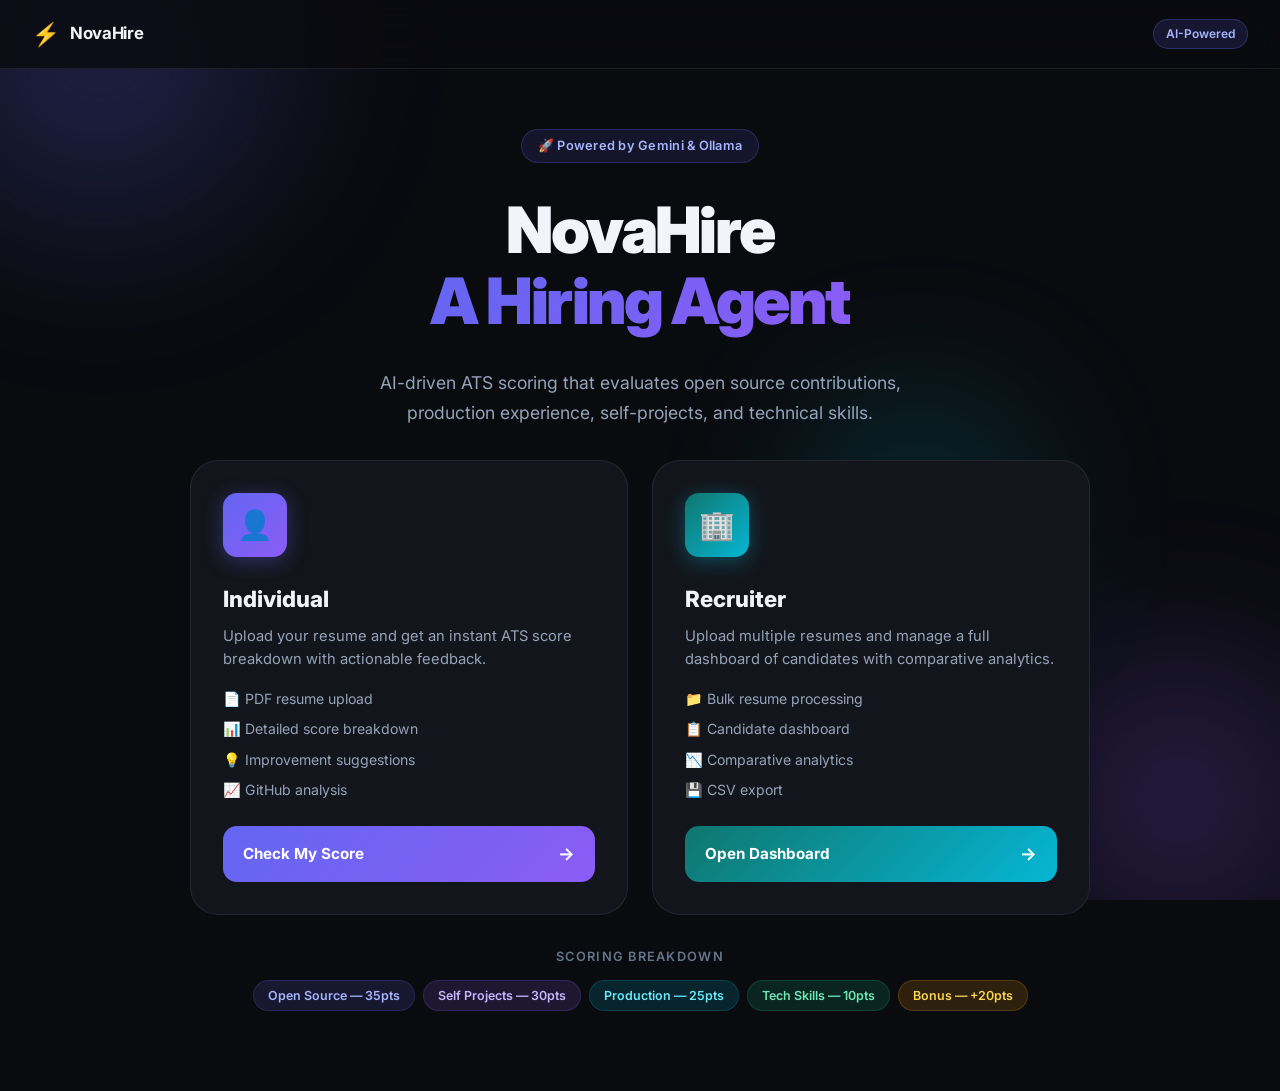
<file: templates/index.html>
<!DOCTYPE html>
<html lang="en">
<head>
  <meta charset="UTF-8" />
  <meta name="viewport" content="width=device-width, initial-scale=1.0" />
  <title>NovaHire — A Hiring Agent</title>
  <meta name="description" content="NovaHire: AI-powered hiring agent for individuals and recruiters. Upload resumes, verify GitHub activity, and get explainable scores." />
  <link rel="preconnect" href="https://fonts.googleapis.com" />
  <link href="https://fonts.googleapis.com/css2?family=Inter:wght@300;400;500;600;700;800;900&display=swap" rel="stylesheet" />
  <link rel="stylesheet" href="/static/style.css" />
</head>
<body class="landing-page">

  <!-- Animated background -->
  <div class="bg-orbs">
    <div class="orb orb-1"></div>
    <div class="orb orb-2"></div>
    <div class="orb orb-3"></div>
  </div>

  <nav class="navbar">
    <div class="nav-brand">
      <span class="nav-logo">⚡</span>
      <span class="nav-title">NovaHire</span>
    </div>
    <div class="nav-badge">AI-Powered</div>
  </nav>

  <main class="hero">
    <div class="hero-content">
      <div class="hero-badge">🚀 Powered by Gemini &amp; Ollama</div>
      <h1 class="hero-title">
        NovaHire<br/>
        <span class="gradient-text">A Hiring Agent</span>
      </h1>
      <p class="hero-subtitle">
        AI-driven ATS scoring that evaluates open source contributions,<br/>
        production experience, self-projects, and technical skills.
      </p>

      <div class="role-cards">
        <!-- Individual Card -->
        <a href="/individual" class="role-card role-individual" id="btn-individual">
          <div class="card-icon-wrap">
            <div class="card-icon">👤</div>
          </div>
          <div class="card-body">
            <h2 class="card-title">Individual</h2>
            <p class="card-desc">Upload your resume and get an instant ATS score breakdown with actionable feedback.</p>
            <ul class="card-features">
              <li>📄 PDF resume upload</li>
              <li>📊 Detailed score breakdown</li>
              <li>💡 Improvement suggestions</li>
              <li>📈 GitHub analysis</li>
            </ul>
          </div>
          <div class="card-cta">
            <span>Check My Score</span>
            <span class="cta-arrow">→</span>
          </div>
        </a>

        <!-- Recruiter Card -->
        <a href="/recruiter" class="role-card role-recruiter" id="btn-recruiter">
          <div class="card-icon-wrap recruiter-icon-wrap">
            <div class="card-icon">🏢</div>
          </div>
          <div class="card-body">
            <h2 class="card-title">Recruiter</h2>
            <p class="card-desc">Upload multiple resumes and manage a full dashboard of candidates with comparative analytics.</p>
            <ul class="card-features">
              <li>📁 Bulk resume processing</li>
              <li>📋 Candidate dashboard</li>
              <li>📉 Comparative analytics</li>
              <li>💾 CSV export</li>
            </ul>
          </div>
          <div class="card-cta recruiter-cta">
            <span>Open Dashboard</span>
            <span class="cta-arrow">→</span>
          </div>
        </a>
      </div>

      <div class="scoring-legend">
        <p class="legend-title">Scoring Breakdown</p>
        <div class="legend-pills">
          <span class="pill pill-1">Open Source — 35pts</span>
          <span class="pill pill-2">Self Projects — 30pts</span>
          <span class="pill pill-3">Production — 25pts</span>
          <span class="pill pill-4">Tech Skills — 10pts</span>
          <span class="pill pill-5">Bonus — +20pts</span>
        </div>
      </div>
    </div>
  </main>

  <script src="/static/main.js"></script>
</body>
</html>
</file>
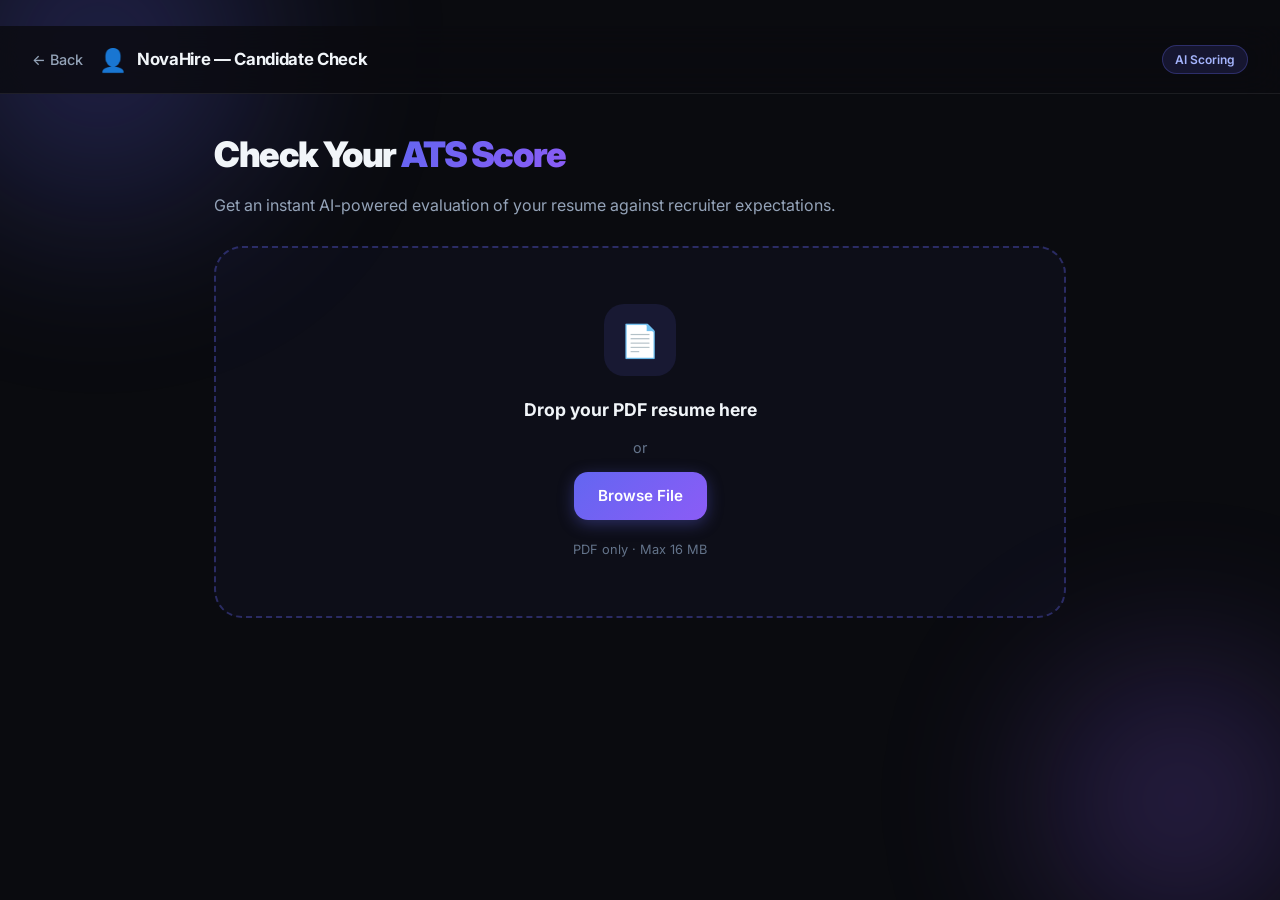
<file: templates/individual.html>
<!DOCTYPE html>
<html lang="en">
<head>
  <meta charset="UTF-8" />
  <meta name="viewport" content="width=device-width, initial-scale=1.0" />
  <title>NovaHire — Individual Resume Check</title>
  <meta name="description" content="Upload your resume to NovaHire and get an instant AI-powered ATS score with detailed feedback." />
  <link rel="preconnect" href="https://fonts.googleapis.com" />
  <link href="https://fonts.googleapis.com/css2?family=Inter:wght@300;400;500;600;700;800;900&display=swap" rel="stylesheet" />
  <link rel="stylesheet" href="/static/style.css" />
</head>
<body class="individual-page">

  <div class="bg-orbs">
    <div class="orb orb-1"></div>
    <div class="orb orb-2"></div>
  </div>

  <nav class="navbar">
    <a href="/" class="nav-back">← Back</a>
    <div class="nav-brand">
      <span class="nav-logo">👤</span>
      <span class="nav-title">NovaHire — Candidate Check</span>
    </div>
    <div class="nav-badge">AI Scoring</div>
  </nav>

  <main class="page-main">
    <!-- Upload Panel -->
    <section class="upload-panel" id="upload-panel">
      <div class="upload-header">
        <h1 class="page-title">Check Your <span class="gradient-text">ATS Score</span></h1>
        <p class="page-subtitle">Get an instant AI-powered evaluation of your resume against recruiter expectations.</p>
      </div>

      <div class="upload-zone" id="upload-zone">
        <div class="upload-zone-inner" id="drop-zone">
          <div class="upload-icon-wrap">
            <span class="upload-icon">📄</span>
          </div>
          <p class="upload-primary">Drop your PDF resume here</p>
          <p class="upload-secondary">or</p>
          <label for="resume-input" class="btn btn-primary" id="browse-btn">Browse File</label>
          <input type="file" id="resume-input" accept=".pdf" hidden />
          <p class="upload-hint">PDF only · Max 16 MB</p>
        </div>
      </div>

      <!-- File selected state -->
      <div class="file-selected hidden" id="file-selected">
        <div class="file-info">
          <span class="file-icon">📄</span>
          <div class="file-meta">
            <span class="file-name" id="file-name-display">resume.pdf</span>
            <span class="file-size" id="file-size-display">0 KB</span>
          </div>
          <button class="file-remove" id="file-remove-btn" aria-label="Remove file">✕</button>
        </div>
        <button class="btn btn-primary btn-full" id="analyze-btn">
          <span class="btn-icon">⚡</span> Analyze Resume
        </button>
      </div>
    </section>

    <!-- Loading State -->
    <section class="loading-panel hidden" id="loading-panel">
      <div class="loading-content">
        <div class="loading-spinner"></div>
        <h2 class="loading-title">Analyzing your resume…</h2>
        <div class="loading-steps" id="loading-steps">
          <div class="loading-step active" id="step-extract">
            <span class="step-dot"></span>
            <span>Extracting resume sections</span>
          </div>
          <div class="loading-step" id="step-github">
            <span class="step-dot"></span>
            <span>Fetching GitHub data</span>
          </div>
          <div class="loading-step" id="step-evaluate">
            <span class="step-dot"></span>
            <span>AI evaluation in progress</span>
          </div>
          <div class="loading-step" id="step-save">
            <span class="step-dot"></span>
            <span>Saving results to CSV</span>
          </div>
        </div>
      </div>
    </section>

    <!-- Results Panel -->
    <section class="results-panel hidden" id="results-panel">
      <div class="results-header">
        <div class="results-hero">
          <div class="score-circle-wrap">
            <svg class="score-ring" viewBox="0 0 120 120">
              <circle class="ring-bg" cx="60" cy="60" r="52" />
              <circle class="ring-fill" cx="60" cy="60" r="52" id="score-ring-fill" />
            </svg>
            <div class="score-center">
              <span class="score-number" id="final-score">0</span>
              <span class="score-label">/ 100</span>
            </div>
          </div>
          <div class="results-meta">
            <h2 class="results-name" id="candidate-name">Candidate</h2>
            <p class="results-position" id="candidate-position">–</p>
            <div class="score-badge" id="score-badge">–</div>
          </div>
        </div>

        <div class="action-row">
          <button class="btn btn-outline" id="download-csv-btn-individual">
            💾 Download CSV
          </button>
          <button class="btn btn-secondary" id="analyze-another-btn">
            🔄 Analyze Another
          </button>
        </div>
      </div>

      <!-- Category Scores -->
      <div class="scores-grid" id="scores-grid">
        <!-- Injected by JS -->
      </div>

      <!-- Bonus / Deductions -->
      <div class="bonus-row" id="bonus-row">
        <div class="bonus-card" id="bonus-card">
          <span class="bonus-label">⭐ Bonus</span>
          <span class="bonus-value" id="bonus-value">+0</span>
          <p class="bonus-detail" id="bonus-detail"></p>
        </div>
        <div class="deduction-card hidden" id="deduction-card">
          <span class="bonus-label">⚠️ Deductions</span>
          <span class="deduction-value" id="deduction-value">-0</span>
          <p class="bonus-detail" id="deduction-detail"></p>
        </div>
      </div>

      <!-- Strengths & Improvements -->
      <div class="feedback-grid">
        <div class="feedback-card strengths-card">
          <h3 class="feedback-title">✅ Key Strengths</h3>
          <ul class="feedback-list" id="strengths-list"></ul>
        </div>
        <div class="feedback-card improvements-card">
          <h3 class="feedback-title">🔧 Areas for Improvement</h3>
          <ul class="feedback-list" id="improvements-list"></ul>
        </div>
      </div>

      <!-- Skills Tags -->
      <div class="skills-section">
        <h3 class="section-label">💻 Detected Skills</h3>
        <div class="skills-tags" id="skills-tags"></div>
      </div>

      <!-- Contact -->
      <div class="contact-row" id="contact-row"></div>
    </section>

    <!-- Error State -->
    <div class="error-toast hidden" id="error-toast">
      <span class="error-icon">❌</span>
      <span class="error-msg" id="error-msg">Something went wrong.</span>
      <button class="error-close" id="error-close">✕</button>
    </div>

  </main>

  <script src="/static/individual.js"></script>
</body>
</html>
</file>
<file: static/style.css>
/* ============================================================
   NovaHire — A Hiring Agent Global Stylesheet
   Design: Dark glassmorphism, vibrant gradients, micro-animations
   ============================================================ */

/* ── Tokens ─────────────────────────────────────────────────── */
:root {
  --c-bg:          #0a0b0f;
  --c-surface:     #13151c;
  --c-surface-2:   #1c1f2b;
  --c-border:      rgba(255,255,255,0.08);
  --c-border-h:    rgba(255,255,255,0.15);

  --c-indigo:      #6366f1;
  --c-violet:      #8b5cf6;
  --c-cyan:        #06b6d4;
  --c-emerald:     #10b981;
  --c-amber:       #f59e0b;
  --c-rose:        #f43f5e;

  --c-text:        #f1f5f9;
  --c-text-2:      #94a3b8;
  --c-text-3:      #64748b;

  --grad-primary:  linear-gradient(135deg, var(--c-indigo) 0%, var(--c-violet) 100%);
  --grad-recruiter:linear-gradient(135deg, #0f766e 0%, var(--c-cyan) 100%);
  --grad-card:     linear-gradient(145deg, rgba(99,102,241,0.12) 0%, rgba(139,92,246,0.06) 100%);

  --radius-sm:  8px;
  --radius-md:  14px;
  --radius-lg:  20px;
  --radius-xl:  28px;

  --shadow-sm:  0 2px 8px rgba(0,0,0,0.3);
  --shadow-md:  0 8px 32px rgba(0,0,0,0.4);
  --shadow-lg:  0 20px 60px rgba(0,0,0,0.5);
  --shadow-glow-indigo: 0 0 40px rgba(99,102,241,0.25);
  --shadow-glow-cyan:   0 0 40px rgba(6,182,212,0.25);

  --transition: 0.25s cubic-bezier(0.4,0,0.2,1);
}

/* ── Reset & Base ───────────────────────────────────────────── */
*, *::before, *::after { box-sizing: border-box; margin: 0; padding: 0; }

html { font-size: 16px; scroll-behavior: smooth; }

body {
  font-family: 'Inter', -apple-system, sans-serif;
  background: var(--c-bg);
  color: var(--c-text);
  min-height: 100vh;
  overflow-x: hidden;
  line-height: 1.6;
}

a { color: inherit; text-decoration: none; }
button { font-family: inherit; cursor: pointer; border: none; background: none; }
input, select { font-family: inherit; }

/* ── Background Orbs ─────────────────────────────────────────── */
.bg-orbs { position: fixed; inset: 0; pointer-events: none; z-index: 0; overflow: hidden; }

.orb {
  position: absolute;
  border-radius: 50%;
  filter: blur(80px);
  opacity: 0.35;
  animation: orbFloat 12s ease-in-out infinite;
}

.orb-1 {
  width: 500px; height: 500px;
  background: radial-gradient(circle, #6366f1, transparent 70%);
  top: -200px; left: -150px;
  animation-delay: 0s;
}
.orb-2 {
  width: 400px; height: 400px;
  background: radial-gradient(circle, #8b5cf6, transparent 70%);
  bottom: -100px; right: -100px;
  animation-delay: -4s;
}
.orb-3 {
  width: 300px; height: 300px;
  background: radial-gradient(circle, #06b6d4, transparent 70%);
  top: 40%; left: 60%;
  animation-delay: -8s;
}

@keyframes orbFloat {
  0%, 100% { transform: translate(0, 0) scale(1); }
  33%       { transform: translate(30px, -20px) scale(1.05); }
  66%       { transform: translate(-20px, 30px) scale(0.97); }
}

/* ── Navbar ──────────────────────────────────────────────────── */
.navbar {
  position: sticky; top: 0; z-index: 100;
  display: flex; align-items: center; gap: 16px;
  padding: 16px 32px;
  background: rgba(10,11,15,0.8);
  backdrop-filter: blur(20px);
  border-bottom: 1px solid var(--c-border);
}

.nav-brand { display: flex; align-items: center; gap: 10px; margin-right: auto; }
.nav-logo { font-size: 1.4rem; }
.nav-title { font-weight: 700; font-size: 1.05rem; letter-spacing: -0.02em; }

.nav-back {
  display: flex; align-items: center; gap: 6px;
  color: var(--c-text-2);
  font-size: 0.9rem;
  font-weight: 500;
  transition: color var(--transition);
}
.nav-back:hover { color: var(--c-text); }

.nav-badge {
  padding: 4px 12px;
  background: rgba(99,102,241,0.15);
  border: 1px solid rgba(99,102,241,0.3);
  border-radius: 100px;
  font-size: 0.75rem;
  font-weight: 600;
  color: #a5b4fc;
}

.nav-actions { display: flex; align-items: center; gap: 10px; }

/* ── Buttons ─────────────────────────────────────────────────── */
.btn {
  display: inline-flex; align-items: center; gap: 8px;
  padding: 12px 24px;
  border-radius: var(--radius-md);
  font-size: 0.95rem;
  font-weight: 600;
  transition: all var(--transition);
  cursor: pointer;
  border: none;
}

.btn-primary {
  background: var(--grad-primary);
  color: #fff;
  box-shadow: 0 4px 16px rgba(99,102,241,0.35);
}
.btn-primary:hover {
  transform: translateY(-2px);
  box-shadow: 0 8px 24px rgba(99,102,241,0.45);
}

.btn-secondary {
  background: var(--c-surface-2);
  color: var(--c-text);
  border: 1px solid var(--c-border);
}
.btn-secondary:hover {
  background: var(--c-surface);
  border-color: var(--c-border-h);
  transform: translateY(-1px);
}

.btn-outline {
  background: transparent;
  color: var(--c-text-2);
  border: 1px solid var(--c-border);
}
.btn-outline:hover {
  color: var(--c-text);
  border-color: var(--c-border-h);
  background: rgba(255,255,255,0.04);
}

.btn-full { width: 100%; justify-content: center; }
.btn-sm { padding: 8px 16px; font-size: 0.85rem; }
.btn-icon { font-size: 1.1em; }

/* ── Hidden Utility ──────────────────────────────────────────── */
.hidden { display: none !important; }

/* ── Gradient Text ───────────────────────────────────────────── */
.gradient-text {
  background: var(--grad-primary);
  -webkit-background-clip: text;
  -webkit-text-fill-color: transparent;
  background-clip: text;
}

/* ============================================================
   LANDING PAGE
   ============================================================ */
.landing-page { }

.hero {
  position: relative; z-index: 1;
  display: flex; justify-content: center; align-items: flex-start;
  min-height: calc(100vh - 65px);
  padding: 60px 24px 80px;
}

.hero-content {
  max-width: 900px; width: 100%;
  display: flex; flex-direction: column; align-items: center; gap: 32px;
  text-align: center;
}

.hero-badge {
  display: inline-flex; align-items: center; gap: 8px;
  padding: 6px 16px;
  background: rgba(99,102,241,0.12);
  border: 1px solid rgba(99,102,241,0.25);
  border-radius: 100px;
  font-size: 0.8rem;
  font-weight: 600;
  color: #a5b4fc;
  letter-spacing: 0.02em;
}

.hero-title {
  font-size: clamp(2.4rem, 6vw, 4rem);
  font-weight: 900;
  line-height: 1.1;
  letter-spacing: -0.04em;
}

.hero-subtitle {
  font-size: 1.1rem;
  color: var(--c-text-2);
  max-width: 600px;
  line-height: 1.7;
}

/* Role Cards */
.role-cards {
  display: grid;
  grid-template-columns: repeat(auto-fit, minmax(320px, 1fr));
  gap: 24px;
  width: 100%;
}

.role-card {
  display: flex; flex-direction: column;
  background: var(--c-surface);
  border: 1px solid var(--c-border);
  border-radius: var(--radius-xl);
  padding: 32px;
  gap: 24px;
  transition: all 0.3s cubic-bezier(0.4,0,0.2,1);
  cursor: pointer;
  position: relative;
  overflow: hidden;
}

.role-card::before {
  content: '';
  position: absolute;
  inset: 0;
  border-radius: inherit;
  opacity: 0;
  transition: opacity 0.3s;
}

.role-individual::before {
  background: linear-gradient(135deg, rgba(99,102,241,0.08), rgba(139,92,246,0.04));
}
.role-recruiter::before {
  background: linear-gradient(135deg, rgba(6,182,212,0.08), rgba(16,185,129,0.04));
}

.role-card:hover {
  transform: translateY(-6px);
  border-color: var(--c-border-h);
  box-shadow: var(--shadow-lg);
}
.role-individual:hover { box-shadow: var(--shadow-glow-indigo), var(--shadow-lg); }
.role-recruiter:hover  { box-shadow: var(--shadow-glow-cyan), var(--shadow-lg); }
.role-card:hover::before { opacity: 1; }

.card-icon-wrap {
  width: 64px; height: 64px;
  background: var(--grad-primary);
  border-radius: var(--radius-md);
  display: flex; align-items: center; justify-content: center;
  box-shadow: 0 4px 20px rgba(99,102,241,0.35);
}
.recruiter-icon-wrap {
  background: var(--grad-recruiter);
  box-shadow: 0 4px 20px rgba(6,182,212,0.35);
}

.card-icon { font-size: 1.8rem; }

.card-body { flex: 1; text-align: left; }
.card-title { font-size: 1.4rem; font-weight: 800; margin-bottom: 8px; }
.card-desc { color: var(--c-text-2); font-size: 0.92rem; margin-bottom: 16px; }

.card-features { list-style: none; display: flex; flex-direction: column; gap: 8px; }
.card-features li { font-size: 0.88rem; color: var(--c-text-2); display: flex; align-items: center; gap: 8px; }

.card-cta {
  display: flex; align-items: center; justify-content: space-between;
  padding: 14px 20px;
  background: var(--grad-primary);
  border-radius: var(--radius-md);
  font-weight: 700;
  font-size: 0.95rem;
  color: #fff;
  transition: all 0.2s;
}
.recruiter-cta { background: var(--grad-recruiter); }
.role-card:hover .card-cta { letter-spacing: 0.02em; }

.cta-arrow {
  font-size: 1.1rem;
  transition: transform 0.2s;
}
.role-card:hover .cta-arrow { transform: translateX(4px); }

/* Scoring Legend */
.scoring-legend { width: 100%; }
.legend-title { color: var(--c-text-3); font-size: 0.8rem; font-weight: 600; margin-bottom: 12px; text-transform: uppercase; letter-spacing: 0.1em; }
.legend-pills { display: flex; flex-wrap: wrap; justify-content: center; gap: 8px; }

.pill {
  padding: 5px 14px;
  border-radius: 100px;
  font-size: 0.78rem;
  font-weight: 600;
}
.pill-1 { background: rgba(99,102,241,0.15); color: #a5b4fc; border: 1px solid rgba(99,102,241,0.2); }
.pill-2 { background: rgba(139,92,246,0.15); color: #c4b5fd; border: 1px solid rgba(139,92,246,0.2); }
.pill-3 { background: rgba(6,182,212,0.15); color: #67e8f9; border: 1px solid rgba(6,182,212,0.2); }
.pill-4 { background: rgba(16,185,129,0.15); color: #6ee7b7; border: 1px solid rgba(16,185,129,0.2); }
.pill-5 { background: rgba(245,158,11,0.15); color: #fcd34d; border: 1px solid rgba(245,158,11,0.2); }

/* ============================================================
   INDIVIDUAL PAGE
   ============================================================ */
.individual-page .page-main, .recruiter-page .dashboard-main {
  position: relative; z-index: 1;
  padding: 32px 24px 64px;
  max-width: 900px; margin: 0 auto;
}

.page-title { font-size: 2.2rem; font-weight: 900; letter-spacing: -0.04em; margin-bottom: 10px; }
.page-subtitle { color: var(--c-text-2); font-size: 1rem; }
.upload-header { margin-bottom: 28px; }

/* Upload Zone */
.upload-zone {
  border: 2px dashed rgba(99,102,241,0.35);
  border-radius: var(--radius-xl);
  background: rgba(99,102,241,0.04);
  transition: all 0.25s;
}
.upload-zone:hover, .upload-zone.drag-over {
  border-color: rgba(99,102,241,0.7);
  background: rgba(99,102,241,0.08);
}

.upload-zone-inner {
  display: flex; flex-direction: column; align-items: center; gap: 12px;
  padding: 56px 32px;
}

.upload-icon-wrap {
  width: 72px; height: 72px;
  background: rgba(99,102,241,0.12);
  border-radius: var(--radius-lg);
  display: flex; align-items: center; justify-content: center;
  margin-bottom: 8px;
}
.upload-icon { font-size: 2rem; }

.upload-primary { font-size: 1.1rem; font-weight: 700; }
.upload-secondary { color: var(--c-text-3); font-size: 0.9rem; }
.upload-hint { color: var(--c-text-3); font-size: 0.8rem; margin-top: 8px; }

/* File Selected */
.file-selected {
  margin-top: 16px;
  padding: 20px;
  background: var(--c-surface);
  border: 1px solid var(--c-border);
  border-radius: var(--radius-lg);
  display: flex; flex-direction: column; gap: 16px;
}

.file-info {
  display: flex; align-items: center; gap: 12px;
}
.file-icon { font-size: 1.5rem; }
.file-meta { flex: 1; }
.file-name { display: block; font-weight: 600; font-size: 0.95rem; }
.file-size { display: block; color: var(--c-text-3); font-size: 0.8rem; }
.file-remove {
  color: var(--c-text-3); font-size: 0.9rem;
  transition: color 0.2s;
  padding: 4px 8px;
  border-radius: var(--radius-sm);
}
.file-remove:hover { color: var(--c-rose); background: rgba(244,63,94,0.08); }

/* Loading */
.loading-panel {
  display: flex; justify-content: center; align-items: center;
  min-height: 400px;
}
.loading-content { display: flex; flex-direction: column; align-items: center; gap: 32px; text-align: center; }
.loading-title { font-size: 1.4rem; font-weight: 700; }

.loading-spinner {
  width: 60px; height: 60px;
  border: 3px solid rgba(99,102,241,0.2);
  border-top-color: var(--c-indigo);
  border-radius: 50%;
  animation: spin 1s linear infinite;
}
@keyframes spin { to { transform: rotate(360deg); } }

.loading-steps { display: flex; flex-direction: column; gap: 12px; text-align: left; }
.loading-step {
  display: flex; align-items: center; gap: 12px;
  color: var(--c-text-3);
  font-size: 0.9rem;
  transition: color 0.3s;
}
.loading-step.active { color: var(--c-text); }
.loading-step.done { color: var(--c-emerald); }

.step-dot {
  width: 10px; height: 10px;
  border-radius: 50%;
  background: var(--c-surface-2);
  border: 2px solid var(--c-text-3);
  flex-shrink: 0;
  transition: all 0.3s;
}
.loading-step.active .step-dot { background: var(--c-indigo); border-color: var(--c-indigo); }
.loading-step.done .step-dot { background: var(--c-emerald); border-color: var(--c-emerald); }

/* ── Score Ring ──────────────────────────────────────────────── */
.score-ring {
  width: 140px; height: 140px;
  transform: rotate(-90deg);
  overflow: visible;
}
.score-ring-sm { width: 100px; height: 100px; }

.ring-bg {
  fill: none;
  stroke: rgba(255,255,255,0.06);
  stroke-width: 8;
}
.ring-fill {
  fill: none;
  stroke: url(#ringGradient);
  stroke-width: 8;
  stroke-linecap: round;
  stroke-dasharray: 326.7;
  stroke-dashoffset: 326.7;
  transition: stroke-dashoffset 1.2s cubic-bezier(0.4,0,0.2,1);
}

.score-circle-wrap, .modal-score-ring { position: relative; display: inline-flex; }
.score-center {
  position: absolute; inset: 0;
  display: flex; flex-direction: column; align-items: center; justify-content: center;
}
.score-number { font-size: 2rem; font-weight: 900; line-height: 1; }
.score-number-sm { font-size: 1.5rem; }
.score-label { font-size: 0.7rem; color: var(--c-text-3); }

/* Results Panel */
.results-panel { display: flex; flex-direction: column; gap: 28px; animation: fadeIn 0.4s ease; }
@keyframes fadeIn { from { opacity: 0; transform: translateY(16px); } to { opacity: 1; transform: none; } }

.results-header {
  background: var(--c-surface);
  border: 1px solid var(--c-border);
  border-radius: var(--radius-xl);
  padding: 28px 32px;
  display: flex; flex-direction: column; gap: 24px;
}

.results-hero { display: flex; align-items: center; gap: 28px; flex-wrap: wrap; }

.results-name { font-size: 1.6rem; font-weight: 800; }
.results-position { color: var(--c-text-2); font-size: 0.95rem; margin-bottom: 10px; }

.score-badge {
  display: inline-block;
  padding: 5px 14px;
  border-radius: 100px;
  font-size: 0.8rem;
  font-weight: 700;
}

.action-row { display: flex; gap: 12px; flex-wrap: wrap; }

/* Category Scores Grid */
.scores-grid {
  display: grid;
  grid-template-columns: repeat(auto-fit, minmax(200px, 1fr));
  gap: 16px;
}

.score-cat-card {
  background: var(--c-surface);
  border: 1px solid var(--c-border);
  border-radius: var(--radius-lg);
  padding: 20px;
  display: flex; flex-direction: column; gap: 12px;
  transition: border-color 0.2s;
}
.score-cat-card:hover { border-color: var(--c-border-h); }

.cat-header { display: flex; align-items: center; justify-content: space-between; }
.cat-name { font-size: 0.85rem; font-weight: 600; color: var(--c-text-2); }
.cat-score { font-size: 1.1rem; font-weight: 800; }

.progress-bar-wrap {
  height: 6px;
  background: rgba(255,255,255,0.06);
  border-radius: 100px;
  overflow: hidden;
}
.progress-bar {
  height: 100%;
  border-radius: 100px;
  transition: width 1s cubic-bezier(0.4,0,0.2,1);
}

.cat-evidence { font-size: 0.78rem; color: var(--c-text-3); line-height: 1.5; }

/* Bonus Row */
.bonus-row { display: flex; gap: 16px; flex-wrap: wrap; }
.bonus-card, .deduction-card {
  flex: 1; min-width: 200px;
  background: var(--c-surface);
  border: 1px solid var(--c-border);
  border-radius: var(--radius-lg);
  padding: 20px;
}
.bonus-card { border-color: rgba(245,158,11,0.2); }
.deduction-card { border-color: rgba(244,63,94,0.2); }

.bonus-label { display: block; font-size: 0.8rem; font-weight: 600; color: var(--c-text-3); margin-bottom: 4px; }
.bonus-value { font-size: 1.6rem; font-weight: 800; color: var(--c-amber); }
.deduction-value { font-size: 1.6rem; font-weight: 800; color: var(--c-rose); }
.bonus-detail { font-size: 0.78rem; color: var(--c-text-3); margin-top: 8px; line-height: 1.5; }

/* Feedback */
.feedback-grid { display: grid; grid-template-columns: repeat(auto-fit, minmax(280px, 1fr)); gap: 16px; }
.feedback-card {
  background: var(--c-surface);
  border: 1px solid var(--c-border);
  border-radius: var(--radius-lg);
  padding: 24px;
}
.strengths-card { border-color: rgba(16,185,129,0.15); }
.improvements-card { border-color: rgba(245,158,11,0.15); }
.feedback-title { font-size: 0.95rem; font-weight: 700; margin-bottom: 16px; }
.feedback-list { list-style: none; display: flex; flex-direction: column; gap: 10px; }
.feedback-list li {
  font-size: 0.88rem;
  color: var(--c-text-2);
  padding-left: 16px;
  position: relative;
  line-height: 1.5;
}
.feedback-list li::before {
  content: '•';
  position: absolute; left: 0;
  color: var(--c-indigo);
}

/* Skills */
.skills-section { }
.section-label { font-size: 0.85rem; font-weight: 600; color: var(--c-text-3); text-transform: uppercase; letter-spacing: 0.08em; margin-bottom: 12px; }
.skills-tags { display: flex; flex-wrap: wrap; gap: 8px; }
.skill-tag {
  padding: 4px 12px;
  background: rgba(99,102,241,0.1);
  border: 1px solid rgba(99,102,241,0.2);
  border-radius: 100px;
  font-size: 0.78rem;
  font-weight: 500;
  color: #a5b4fc;
}

/* Contact */
.contact-row { display: flex; gap: 16px; flex-wrap: wrap; }
.contact-item {
  display: flex; align-items: center; gap: 8px;
  font-size: 0.85rem; color: var(--c-text-2);
}

/* Error Toast */
.error-toast {
  position: fixed; bottom: 24px; right: 24px; z-index: 999;
  display: flex; align-items: center; gap: 12px;
  padding: 14px 20px;
  background: rgba(244,63,94,0.12);
  border: 1px solid rgba(244,63,94,0.3);
  border-radius: var(--radius-lg);
  backdrop-filter: blur(16px);
  animation: slideUp 0.3s ease;
  max-width: 400px;
}
@keyframes slideUp { from { opacity: 0; transform: translateY(16px); } to { opacity: 1; transform: none; } }

.error-icon { font-size: 1rem; }
.error-msg { font-size: 0.88rem; flex: 1; }
.error-close { color: var(--c-text-3); font-size: 0.8rem; padding: 2px 6px; }
.error-close:hover { color: var(--c-text); }

/* ============================================================
   RECRUITER DASHBOARD
   ============================================================ */
.recruiter-page .dashboard-main {
  max-width: 1300px;
  padding-top: 36px;
}

/* Stats */
.stats-row {
  display: grid;
  grid-template-columns: repeat(auto-fit, minmax(200px, 1fr));
  gap: 16px;
  margin-bottom: 28px;
}

.stat-card {
  background: var(--c-surface);
  border: 1px solid var(--c-border);
  border-radius: var(--radius-lg);
  padding: 24px;
  display: flex; align-items: center; gap: 16px;
  transition: border-color 0.2s, transform 0.2s;
}
.stat-card:hover { border-color: var(--c-border-h); transform: translateY(-2px); }
.stat-icon { font-size: 1.8rem; }
.stat-body { display: flex; flex-direction: column; gap: 2px; }
.stat-value { font-size: 1.8rem; font-weight: 900; line-height: 1; }
.stat-label { font-size: 0.78rem; color: var(--c-text-3); font-weight: 500; }

/* Charts */
.charts-row {
  display: grid;
  grid-template-columns: 1fr 1fr;
  gap: 20px;
  margin-bottom: 28px;
}
@media (max-width: 768px) { .charts-row { grid-template-columns: 1fr; } }

.chart-card {
  background: var(--c-surface);
  border: 1px solid var(--c-border);
  border-radius: var(--radius-xl);
  padding: 24px;
}
.chart-title { font-size: 0.9rem; font-weight: 700; margin-bottom: 20px; color: var(--c-text-2); }
.chart-wrap { position: relative; height: 240px; }

/* Table */
.table-section {
  background: var(--c-surface);
  border: 1px solid var(--c-border);
  border-radius: var(--radius-xl);
  overflow: hidden;
}

.table-header {
  display: flex; align-items: center; justify-content: space-between; gap: 16px;
  padding: 20px 24px;
  border-bottom: 1px solid var(--c-border);
  flex-wrap: wrap;
}
.table-title { font-size: 1rem; font-weight: 700; }
.table-controls { display: flex; gap: 12px; flex-wrap: wrap; }

.search-input {
  padding: 8px 16px;
  background: var(--c-surface-2);
  border: 1px solid var(--c-border);
  border-radius: var(--radius-md);
  color: var(--c-text);
  font-size: 0.88rem;
  width: 220px;
  transition: border-color 0.2s;
}
.search-input::placeholder { color: var(--c-text-3); }
.search-input:focus { outline: none; border-color: rgba(99,102,241,0.5); }

.sort-select {
  padding: 8px 12px;
  background: var(--c-surface-2);
  border: 1px solid var(--c-border);
  border-radius: var(--radius-md);
  color: var(--c-text);
  font-size: 0.88rem;
  cursor: pointer;
}
.sort-select:focus { outline: none; }

.table-wrap { overflow-x: auto; }

.candidates-table {
  width: 100%;
  border-collapse: collapse;
  font-size: 0.85rem;
}
.candidates-table th {
  padding: 12px 16px;
  text-align: left;
  font-size: 0.75rem;
  font-weight: 600;
  color: var(--c-text-3);
  text-transform: uppercase;
  letter-spacing: 0.06em;
  background: rgba(255,255,255,0.02);
  border-bottom: 1px solid var(--c-border);
  white-space: nowrap;
}
.candidates-table td {
  padding: 14px 16px;
  border-bottom: 1px solid rgba(255,255,255,0.04);
  vertical-align: middle;
}
.candidates-table tr:last-child td { border-bottom: none; }
.candidates-table tbody tr { transition: background 0.15s; cursor: pointer; }
.candidates-table tbody tr:hover { background: rgba(255,255,255,0.025); }

.candidate-name-cell { font-weight: 600; }
.score-cell { font-weight: 700; }
.grade-badge {
  display: inline-block;
  padding: 3px 10px;
  border-radius: 100px;
  font-size: 0.72rem;
  font-weight: 700;
}

.detail-btn {
  padding: 5px 14px;
  background: rgba(99,102,241,0.1);
  border: 1px solid rgba(99,102,241,0.2);
  border-radius: var(--radius-sm);
  color: #a5b4fc;
  font-size: 0.78rem;
  font-weight: 600;
  transition: all 0.2s;
}
.detail-btn:hover { background: rgba(99,102,241,0.2); }

.table-empty {
  padding: 64px 24px;
  text-align: center;
  color: var(--c-text-3);
}

/* ── Modal ───────────────────────────────────────────────────── */
.modal-overlay {
  position: fixed; inset: 0; z-index: 200;
  background: rgba(0,0,0,0.7);
  backdrop-filter: blur(8px);
  display: flex; align-items: flex-start; justify-content: center;
  padding: 40px 24px;
  overflow-y: auto;
  animation: fadeIn 0.2s ease;
}

.modal {
  background: var(--c-surface);
  border: 1px solid var(--c-border);
  border-radius: var(--radius-xl);
  padding: 32px;
  width: 100%; max-width: 680px;
  position: relative;
  display: flex; flex-direction: column; gap: 24px;
  animation: slideUp 0.3s ease;
}

.modal-close {
  position: absolute; top: 20px; right: 20px;
  color: var(--c-text-3); font-size: 1rem;
  padding: 4px 8px; border-radius: var(--radius-sm);
  transition: all 0.2s;
}
.modal-close:hover { color: var(--c-text); background: rgba(255,255,255,0.06); }

.modal-header { display: flex; align-items: center; gap: 24px; flex-wrap: wrap; }
.modal-meta { flex: 1; }
.modal-name { font-size: 1.4rem; font-weight: 800; margin-bottom: 4px; }
.modal-position { color: var(--c-text-2); font-size: 0.9rem; margin-bottom: 4px; }
.modal-email { color: var(--c-text-3); font-size: 0.82rem; margin-bottom: 12px; }
.modal-badge { display: inline-block; padding: 4px 12px; border-radius: 100px; font-size: 0.75rem; font-weight: 700; }

.modal-scores { display: flex; flex-direction: column; gap: 12px; }
.modal-score-row { display: flex; flex-direction: column; gap: 6px; }
.modal-score-label { font-size: 0.8rem; font-weight: 600; color: var(--c-text-2); display: flex; justify-content: space-between; }
.modal-score-val { font-weight: 700; }

.modal-feedback { display: grid; grid-template-columns: 1fr 1fr; gap: 20px; }
.modal-feedback-col h4 { font-size: 0.88rem; font-weight: 700; margin-bottom: 12px; }
.modal-feedback-col ul { list-style: none; display: flex; flex-direction: column; gap: 8px; }
.modal-feedback-col li {
  font-size: 0.82rem; color: var(--c-text-2);
  padding-left: 14px; position: relative;
}
.modal-feedback-col li::before { content: '•'; position: absolute; left: 0; color: var(--c-indigo); }

.modal-skills { display: flex; flex-wrap: wrap; gap: 8px; }

/* Upload Toast */
.upload-toast {
  position: fixed; bottom: 24px; left: 50%; transform: translateX(-50%);
  z-index: 999;
  display: flex; align-items: center; gap: 12px;
  padding: 14px 24px;
  background: var(--c-surface);
  border: 1px solid var(--c-border);
  border-radius: var(--radius-lg);
  backdrop-filter: blur(16px);
  box-shadow: var(--shadow-lg);
  animation: slideUp 0.3s ease;
  font-size: 0.9rem; font-weight: 500;
}

.toast-spinner {
  width: 18px; height: 18px;
  border: 2px solid rgba(99,102,241,0.3);
  border-top-color: var(--c-indigo);
  border-radius: 50%;
  animation: spin 0.8s linear infinite;
  flex-shrink: 0;
}

/* Grade color helpers */
.grade-s { background: rgba(16,185,129,0.15); color: #6ee7b7; border: 1px solid rgba(16,185,129,0.25); }
.grade-a { background: rgba(99,102,241,0.15); color: #a5b4fc; border: 1px solid rgba(99,102,241,0.25); }
.grade-b { background: rgba(6,182,212,0.15); color: #67e8f9; border: 1px solid rgba(6,182,212,0.25); }
.grade-c { background: rgba(245,158,11,0.15); color: #fcd34d; border: 1px solid rgba(245,158,11,0.25); }
.grade-d { background: rgba(244,63,94,0.15); color: #fda4af; border: 1px solid rgba(244,63,94,0.25); }

/* Responsive */
@media (max-width: 600px) {
  .navbar { padding: 12px 16px; }
  .hero { padding: 40px 16px 60px; }
  .hero-title { font-size: 2rem; }
  .role-cards { grid-template-columns: 1fr; }
  .results-hero { flex-direction: column; text-align: center; }
  .modal-feedback { grid-template-columns: 1fr; }
  .modal-header { flex-direction: column; }
}
</file>
